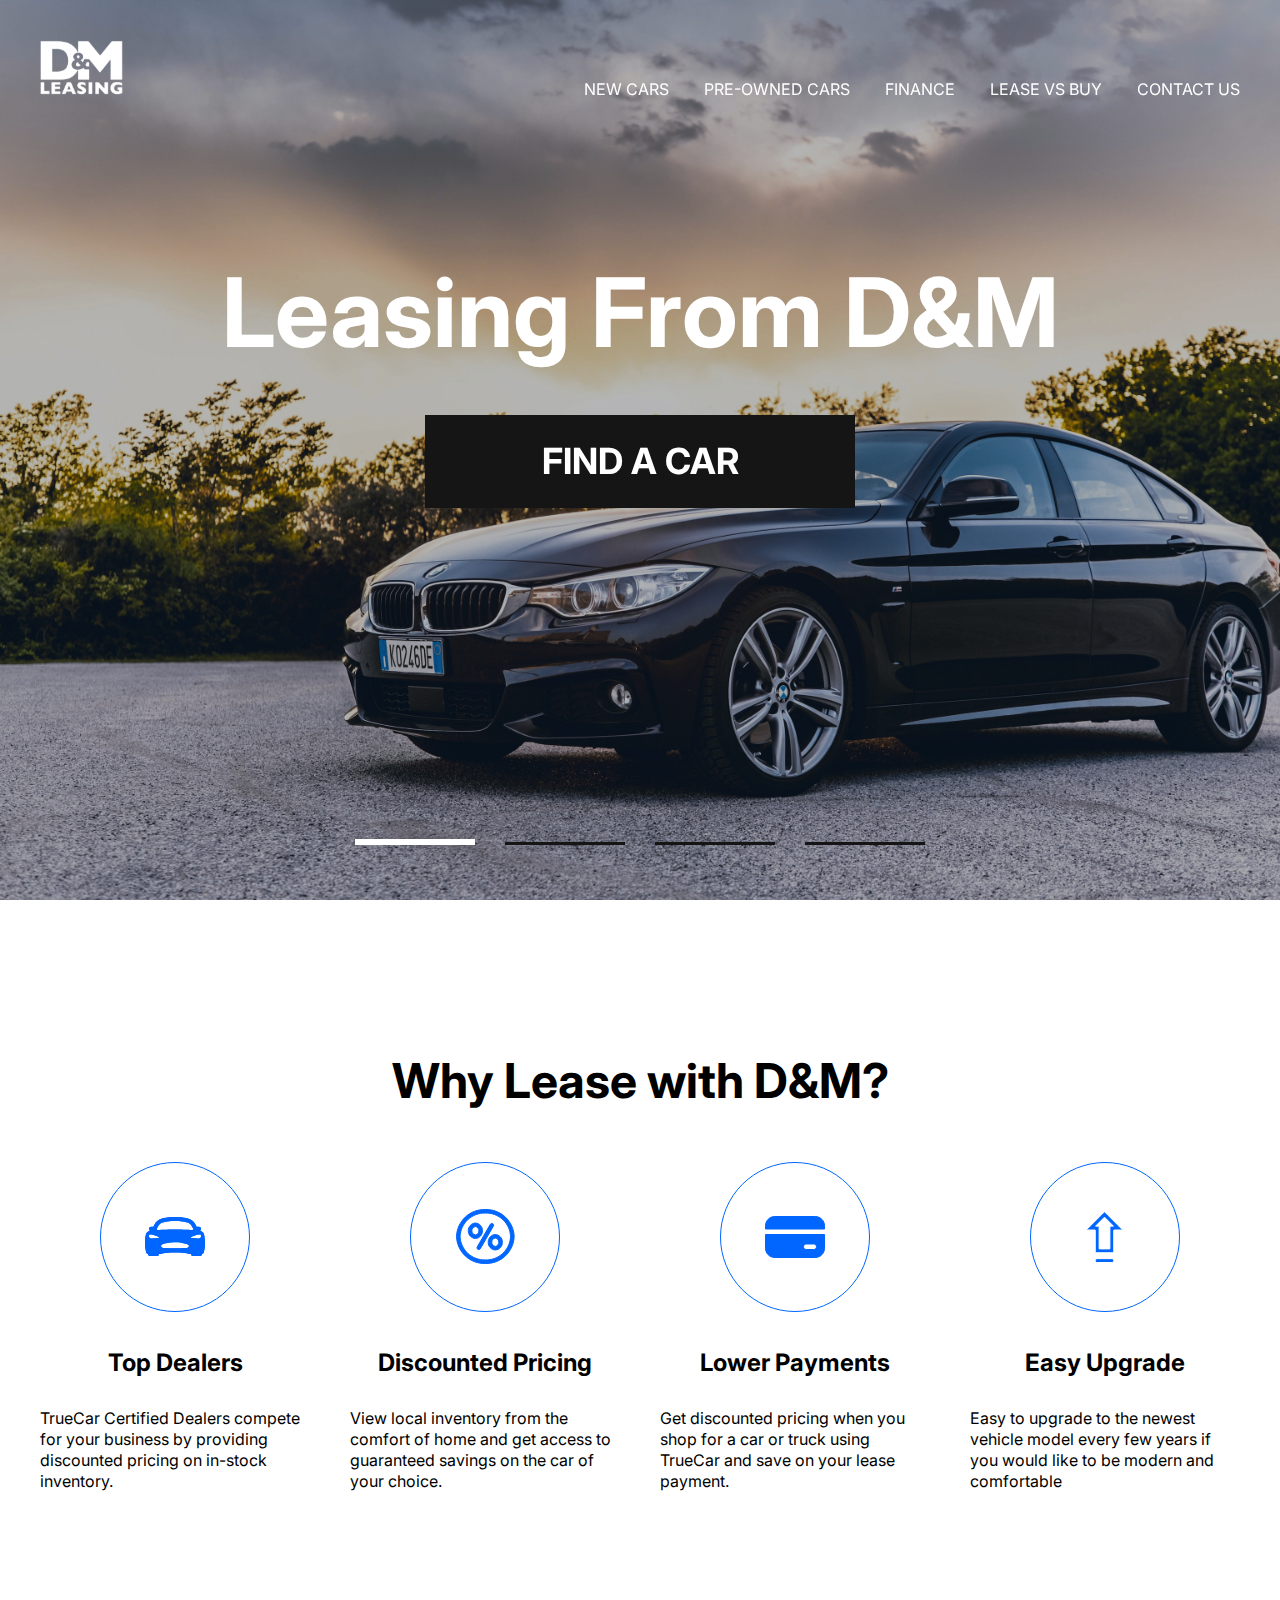
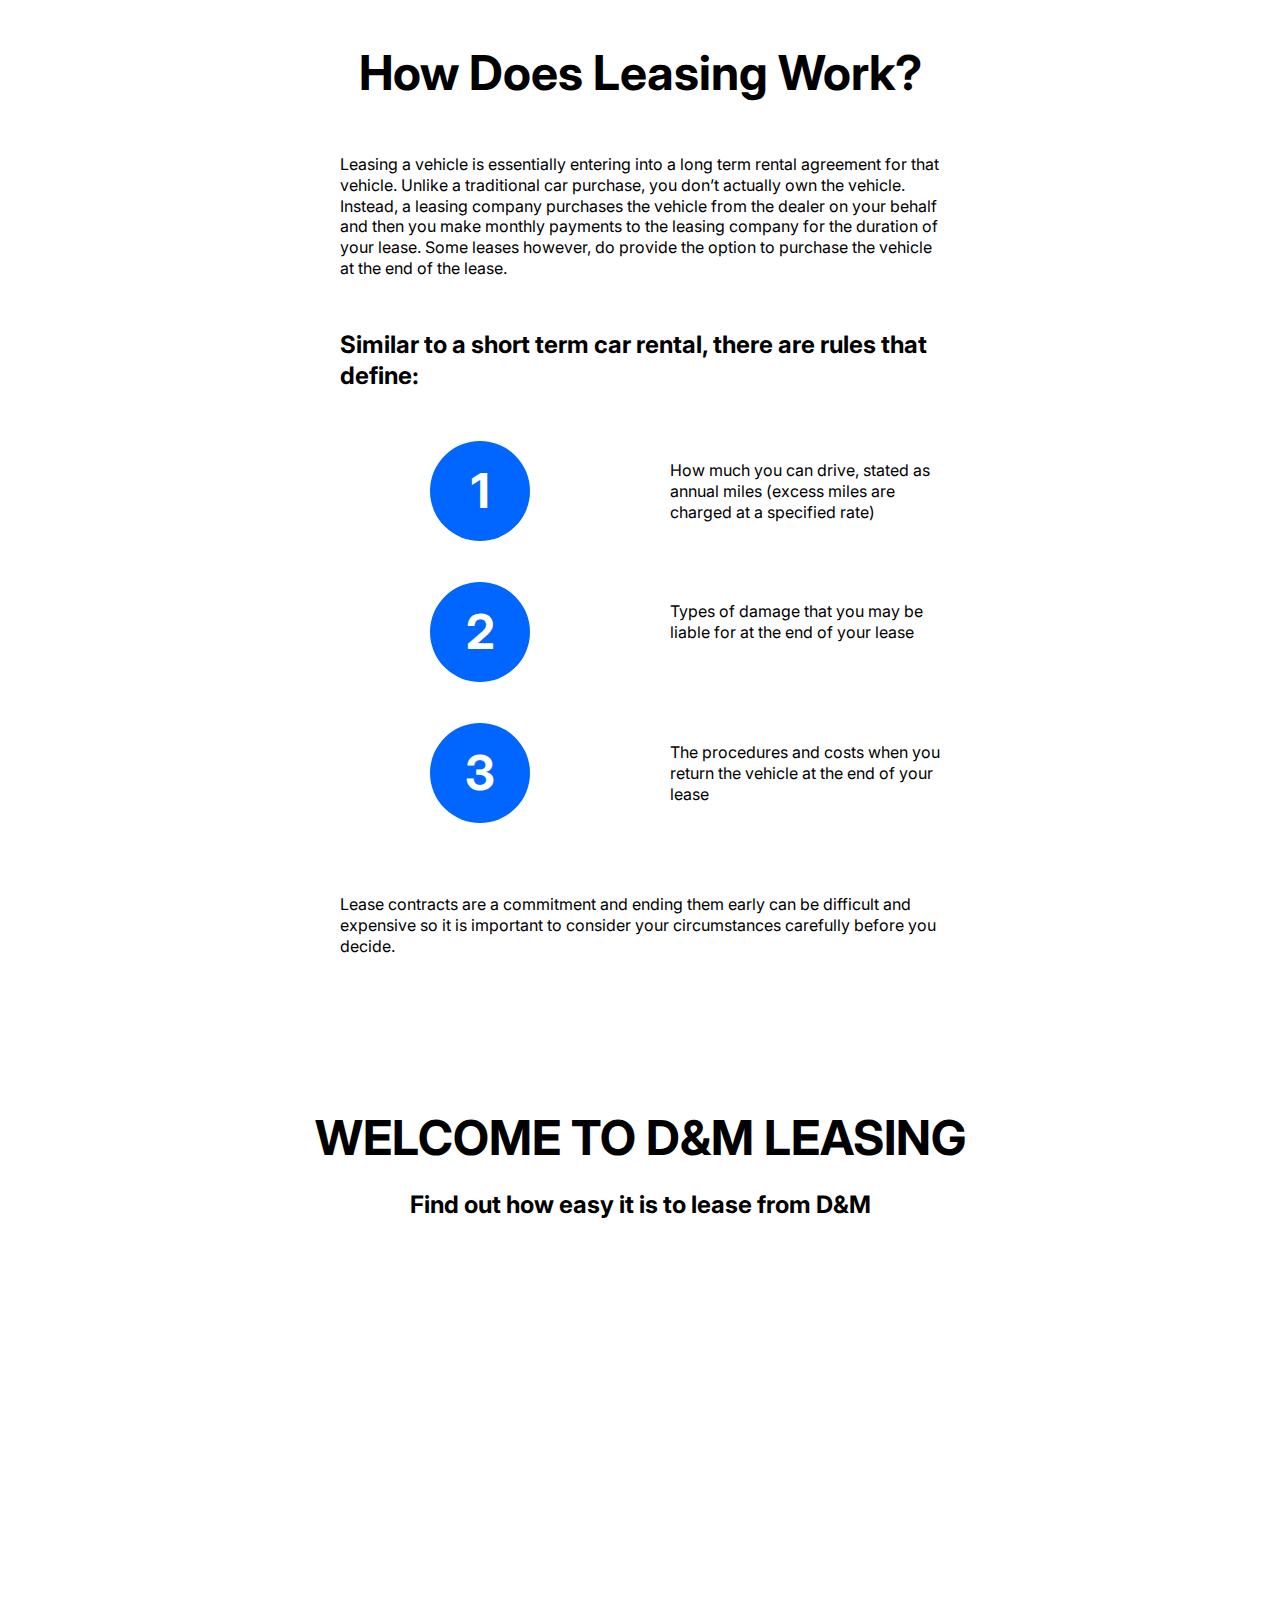
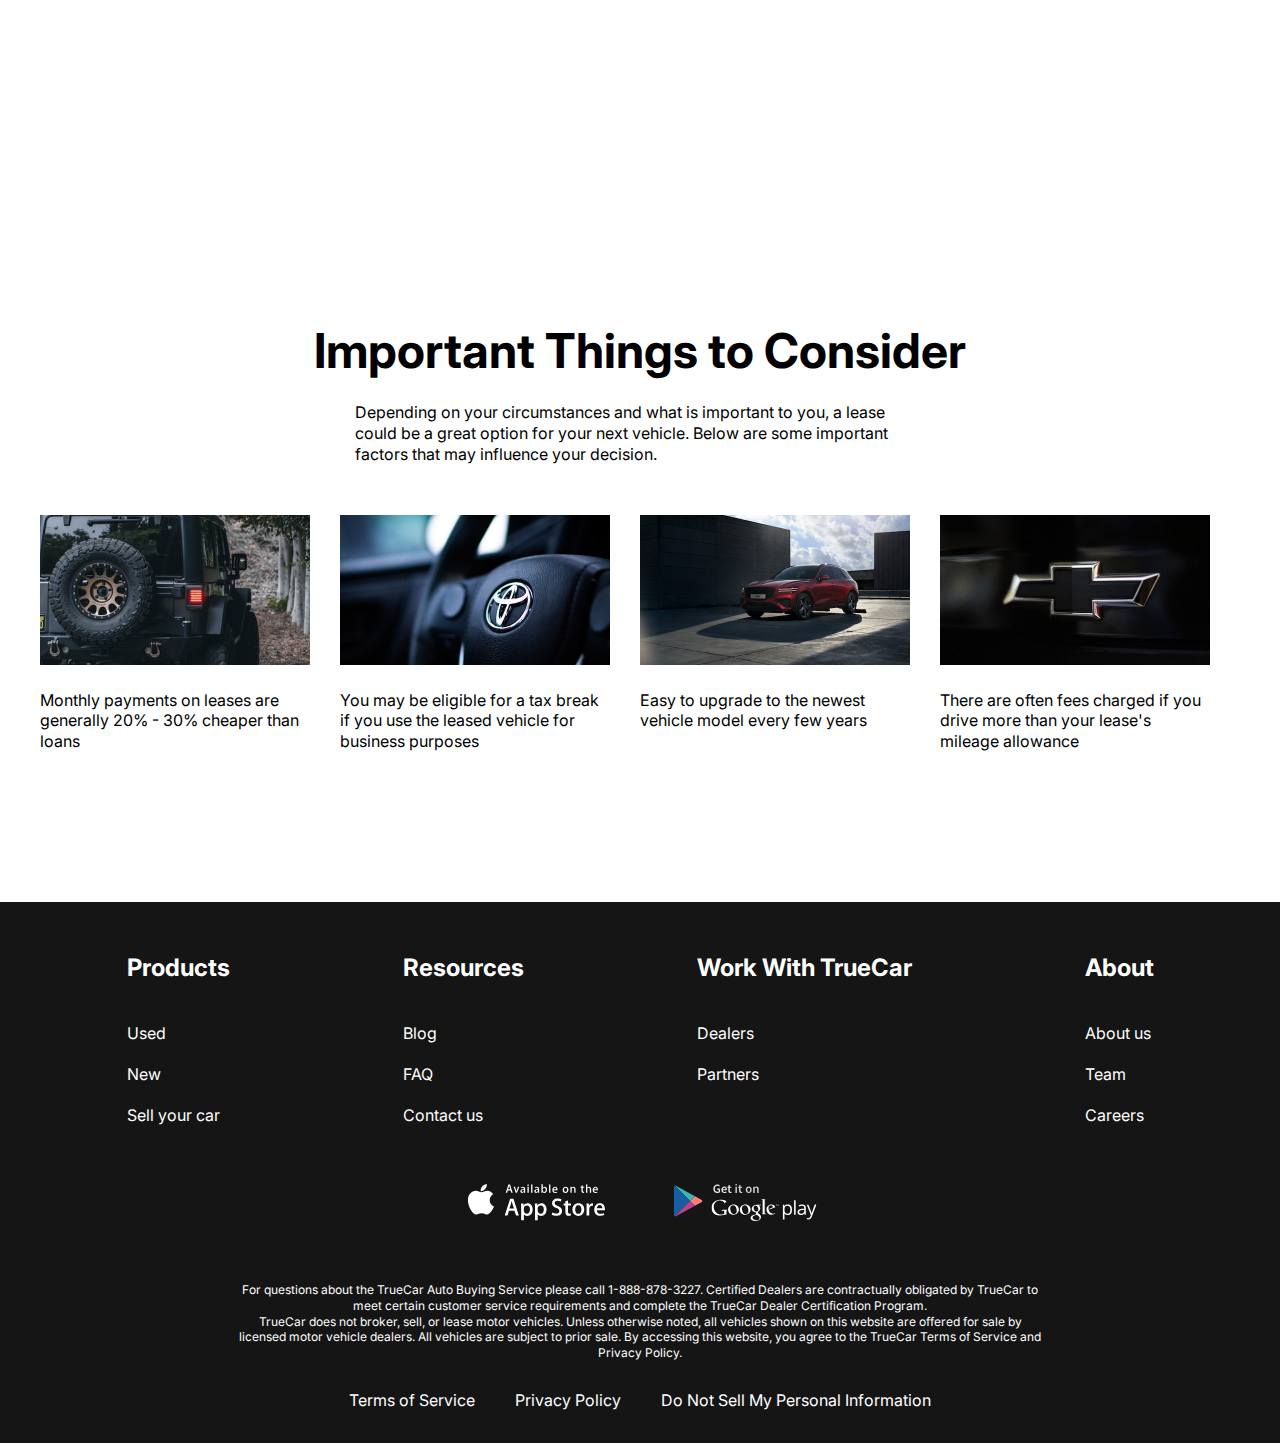
<file: index.html>
<!DOCTYPE html>
<html lang="en">
<head>
    <meta charset="UTF-8">
    <meta http-equiv="X-UA-Compatible" content="IE=edge">
    <meta name="viewport" content="width=device-width, initial-scale=1.0">
    <title>BMW | Auto</title>
    <link rel="preconnect" href="https://fonts.googleapis.com">
    <link rel="preconnect" href="https://fonts.gstatic.com" crossorigin>
    <link href="https://fonts.googleapis.com/css2?family=Anton&family=Inika&family=Inter:wght@400;700&family=Nunito+Sans:ital,wght@0,400;0,600;1,400&family=Open+Sans:wght@300&family=Yanone+Kaffeesatz&display=swap" rel="stylesheet">
    <link rel="stylesheet" href="./libs/swiper-bundle.min.css">
    <link rel="stylesheet" href="./index.css">
</head>
<body>
        <div class="wrapper">
            <header class="header header-main">
               <div class="container">
                <div class="header__line">
                    <a href="./index.html" class="logo">
                        <img class="logo__img" src="./svg/logo.svg" alt="logo">
                    </a>
                    <nav class="menu">
                        <button class="menu__btn">
                            <span></span>
                            <span></span>
                            <span></span>
                        </button>
                        <ul class="menu__list">
                            <li class="menu__list-item"><a href="./new-cars.html" class="menu__list-link">NEW CARS</a></li>
                            <li class="menu__list-item"><a href="#" class="menu__list-link">PRE-OWNED CARS</a></li>
                            <li class="menu__list-item"><a href="#" class="menu__list-link">FINANCE</a></li>
                            <li class="menu__list-item"><a href="#" class="menu__list-link">LEASE VS BUY</a></li>
                            <li class="menu__list-item"><a href="./contacts.html" class="menu__list-link">CONTACT US</a></li>
                        </ul>
                    </nav>
                </div>
               </div> 
            </header>
            <main class="main">
                <section class="top">
                    <div class="container">
                        <h1 class="title">
                            Leasing From D&M
                        </h1>
                        <a href="./new-cars.html" class="top__link">
                            FIND A CAR
                        </a>
                    </div>
                </section>
                <div class="slider">
                    <div class="swiper">
                        <div class="swiper-wrapper">
                          <div class="swiper-slide" style="background-image: url(./jpg/slide-1.jpg);"></div>
                          <div class="swiper-slide" style="background-image: url(./jpg/slide-2.jpg);"></div>
                          <div class="swiper-slide" style="background-image: url(./jpg/slide-1.jpg);"></div>
                          <div class="swiper-slide" style="background-image: url(./jpg/slide-2.jpg);"></div>
                        </div>
                        <div class="swiper-pagination"></div>
                      </div>
                </div>
                <section class="why-lease">
                     <div class="container">
                        <h2 class="section-title">
                            Why Lease with D&M?
                        </h2>
                        <ul class="why-lease__list">
                            <li class="why-lease__item">
                                <img class="why-lease__item-img" src="./svg/why-1.svg" alt="photo">
                                <h3 class="why-list__item-title">
                                    Top Dealers
                                </h3>
                                <p class="why-list__item-text">
                                    TrueCar Certified Dealers compete for your business by providing discounted pricing on in-stock inventory.
                                </p>    
                            </li>
                            <li class="why-lease__item">
                                <img class="why-lease__item-img" src="./svg/why-2.svg" alt="photo">
                                <h3 class="why-list__item-title">
                                    Discounted Pricing
                                </h3>
                                <p class="why-list__item-text">
                                    View local inventory from the comfort of home and get access to guaranteed savings on the car of your choice.
                                </p>    
                            </li>
                            <li class="why-lease__item">
                                <img class="why-lease__item-img" src="./svg/why-3.svg" alt="photo">
                                <h3 class="why-list__item-title">
                                    Lower Payments
                                </h3>
                                <p class="why-list__item-text">
                                    Get discounted pricing when you shop for a car or truck using TrueCar and save on your lease payment.
                                </p>    
                            </li>
                            <li class="why-lease__item">
                                <img class="why-lease__item-img" src="./svg/why-4.svg" alt="photo">
                                <h3 class="why-list__item-title">
                                    Easy Upgrade
                                </h3>
                                <p class="why-list__item-text">
                                    Easy to upgrade to the newest vehicle model every few years if you would like to be modern and comfortable
                                </p>    
                            </li>
                        </ul>
                     </div>     
                </section>
                <section class="how-does">
                    <div class="container">
                        <div class="how-does__inner">
                            <h2 class="section-title">
                                How Does Leasing Work?
                            </h2>
                            <p class="how-does__text">
                                Leasing a vehicle is essentially entering into a long term rental agreement for that vehicle. Unlike a traditional car purchase, you don’t actually own the vehicle. Instead, a leasing company purchases the vehicle from the dealer on your behalf and then you make monthly payments to the leasing company for the duration of your lease. Some leases however, do provide the option to purchase the vehicle at the end of the lease.
                            </p>
                            <h4 class="how-does__title">
                                Similar to a short term car rental, there are rules that define:
                            </h4>
                            <ol class="how-does__list">
                                <li class="how-does__item">How much you can drive, stated as annual miles (excess miles are charged at a specified rate)</li>
                                <li class="how-does__item">Types of damage that you may be liable for at the end of your lease</li>
                                <li class="how-does__item">The procedures and costs when you return the vehicle at the end of your lease</li>
                            </ol>
                            <p class="how-does__text">
                                Lease contracts are a commitment and ending them early can be difficult and expensive so it is important to consider your circumstances carefully before you decide.
                            </p>
                        </div>
                    </div>
                </section>
                <section class="video">
                    <div class="container">
                        <h2 class="section-title video__title">
                            WELCOME TO D&M LEASING
                        </h2>
                        <p class="video__text">
                            Find out how easy it is to lease from D&M
                        </p>
                        <iframe class="video__content" width="1000" height="500" src="https://www.youtube.com/embed/lq149gCzkvE?controls=0" title="YouTube video player" frameborder="0" allow="accelerometer; autoplay; clipboard-write; encrypted-media; gyroscope; picture-in-picture; web-share" allowfullscreen></iframe>
                    </div>
                </section>
                <section class="important">
                    <div class="container">
                        <h2 class="section-title important__title">
                            Important Things to Consider
                        </h2>
                        <p class="important__text">
                            Depending on your circumstances and what is important to you, a lease could be a great option for your next vehicle. Below are some important factors that may influence your decision.
                        </p>
                        <ul class="important__list">
                            <li class="important__item">
                                <img src="./jpg/important-1.jpg" alt="photo" class="important__item-img"> 
                                <p class="important__item-text">
                                    Monthly payments on leases are generally 20% - 30% cheaper than loans
                                </p>
                            </li>
                            <li class="important__item">
                                <img src="./jpg/important-2.jpg" alt="photo" class="important__item-img"> 
                                <p class="important__item-text">
                                    You may be eligible for a tax break if you use the leased vehicle for business purposes
                                </p>
                            </li>
                            <li class="important__item">
                                <img src="./jpg/important-3.jpg" alt="photo" class="important__item-img"> 
                                <p class="important__item-text">
                                    Easy to upgrade to the newest vehicle model every few years
                                </p>
                            </li>
                            <li class="important__item">
                                <img src="./jpg/important-4.jpg" alt="photo" class="important__item-img"> 
                                <p class="important__item-text">
                                    There are often fees charged if you drive more than your lease's mileage allowance
                                </p>
                            </li>
                        </ul>
                    </div>
                </section>
            </main>
            <footer class="footer">
                <div class="container">
                    <nav class="footer-menu">
                        <ul class="footer__menu-list">
                            <li class="footer__menu-item"><p class="footer__menu-title">Products</p></li>
                            <li class="footer__menu-item"><a href="#" class="footer__menu-link">Used</a></li>
                            <li class="footer__menu-item"><a href="#" class="footer__menu-link">New</a></li>
                            <li class="footer__menu-item"><a href="#" class="footer__menu-link">Sell your car</a></li>
                        </ul>
                        <ul class="footer__menu-list">
                            <li class="footer__menu-item"><p class="footer__menu-title">Resources</p></li>
                            <li class="footer__menu-item"><a href="#" class="footer__menu-link">Blog</a></li>
                            <li class="footer__menu-item"><a href="#" class="footer__menu-link">FAQ</a></li>
                            <li class="footer__menu-item"><a href="#" class="footer__menu-link">Contact us</a></li>
                        </ul>
                        <ul class="footer__menu-list">
                            <li class="footer__menu-item"><p class="footer__menu-title">Work With TrueCar</p></li>
                            <li class="footer__menu-item"><a href="#" class="footer__menu-link">Dealers</a></li>
                            <li class="footer__menu-item"><a href="#" class="footer__menu-link">Partners</a></li>
                        </ul>
                        <ul class="footer__menu-list">
                            <li class="footer__menu-item"><p class="footer__menu-title">About</p></li>
                            <li class="footer__menu-item"><a href="#" class="footer__menu-link">About us</a></li>
                            <li class="footer__menu-item"><a href="#" class="footer__menu-link">Team</a></li>
                            <li class="footer__menu-item"><a href="#" class="footer__menu-link">Careers</a></li>
                        </ul>
                    </nav>
                    <ul class="app">
                        <li class="app__item">
                            <a href="#" class="app__item-link">
                                <img src="./svg/apple_footer.svg" alt="app" class="app__item-img">
                            </a>
                        </li>
                        <li class="app__item">
                            <a href="#" class="app__item-link">
                                <img src="./svg/playMarket.svg" alt="app" class="app__item-img">
                            </a>
                        </li>
                    </ul>
                    <div class="footer__copy">
                        <p class="footer__copy-text">
                            For questions about the TrueCar Auto Buying Service please call 1-888-878-3227.
                            Certified Dealers are contractually obligated by TrueCar to meet certain customer service requirements and complete the TrueCar Dealer Certification Program.
                        </p>
                        <p class="footer__copy-text">
                            TrueCar does not broker, sell, or lease motor vehicles. Unless otherwise noted, all vehicles shown on this website are offered for sale by licensed motor vehicle dealers. All vehicles are subject to prior sale. By accessing this website, you agree to the TrueCar Terms of Service and Privacy Policy.
                        </p>
                    </div>
                    <nav class="copy__nav">
                        <ul class="copy__nav-list">
                            <li class="copy__nav-item"><a href="#" class="copy__nav-link">Terms of Service</a></li>
                            <li class="copy__nav-item"><a href="#" class="copy__nav-link">Privacy Policy</a></li>
                            <li class="copy__nav-item"><a href="#" class="copy__nav-link">Do Not Sell My Personal Information</a></li>
                        </ul>
                    </nav>
                </div>
            </footer>
        </div>
        <script src="./libs/swiper-bundle.min.js"></script>
        <script src="./slider.js"></script>
        <script src="./index.js"></script>
</body>
</html>
</file>
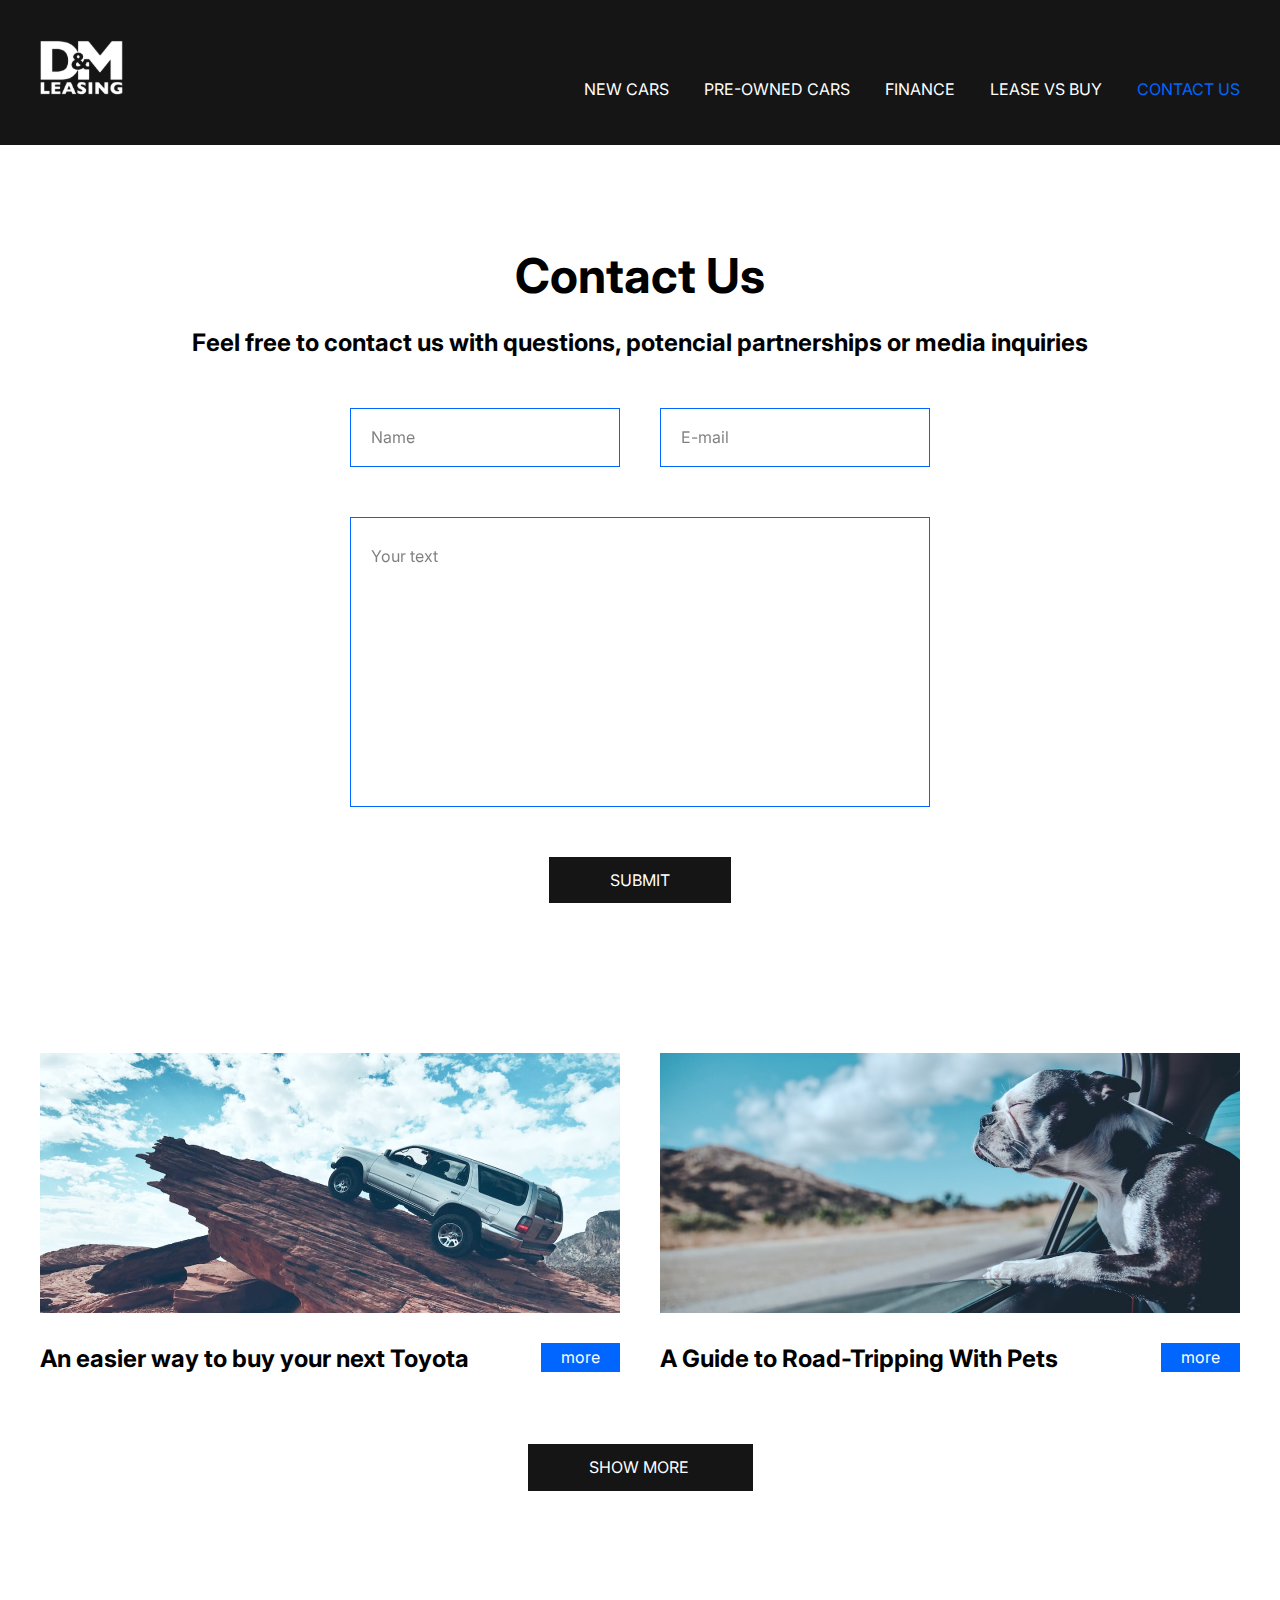
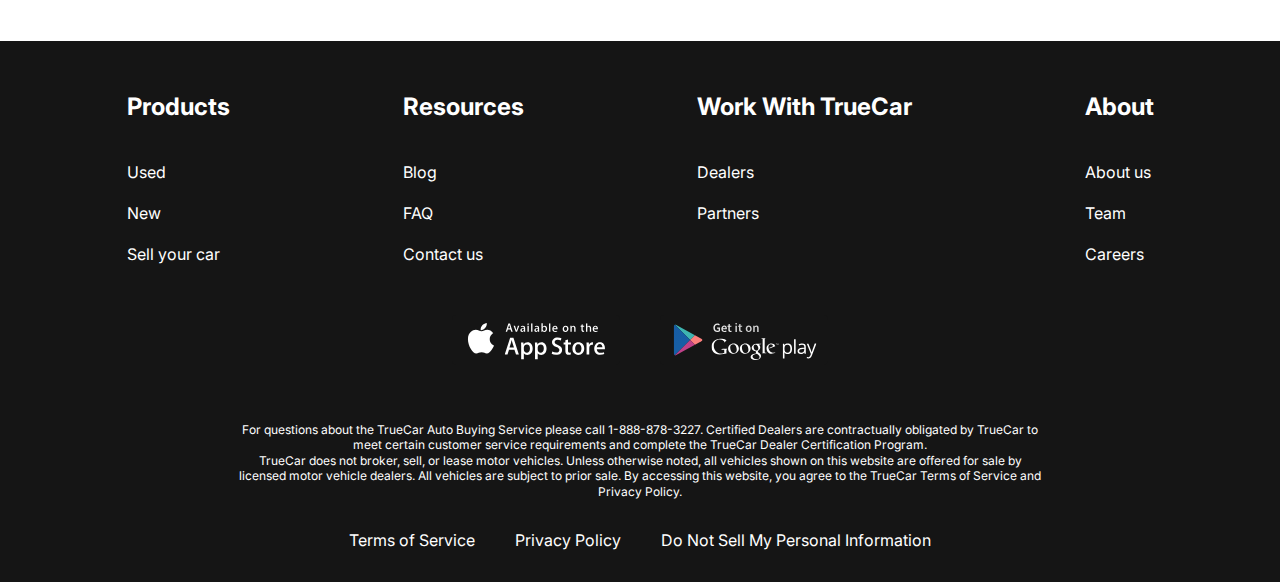
<file: contacts.html>
<!DOCTYPE html>
<html lang="en">
<head>
    <meta charset="UTF-8">
    <meta http-equiv="X-UA-Compatible" content="IE=edge">
    <meta name="viewport" content="width=device-width, initial-scale=1.0">
    <title>BMW | Auto</title>
    <link rel="preconnect" href="https://fonts.googleapis.com">
    <link rel="preconnect" href="https://fonts.gstatic.com" crossorigin>
    <link href="https://fonts.googleapis.com/css2?family=Anton&family=Inika&family=Inter:wght@400;700&family=Nunito+Sans:ital,wght@0,400;0,600;1,400&family=Open+Sans:wght@300&family=Yanone+Kaffeesatz&display=swap" rel="stylesheet">
    <link rel="stylesheet" href="./index.css">
</head>
<body>
        <div class="wrapper">
            <header class="header">
               <div class="container">
                <div class="header__line">
                    <a href="./index.html" class="logo">
                        <img class="logo__img" src="./svg/logo.svg" alt="logo">
                    </a>
                    <nav class="menu">
                        <button class="menu__btn">
                            <span></span>
                            <span></span>
                            <span></span>
                        </button>
                        <ul class="menu__list">
                            <li class="menu__list-item"><a href="./new-cars.html" class="menu__list-link">NEW CARS</a></li>
                            <li class="menu__list-item"><a href="#" class="menu__list-link">PRE-OWNED CARS</a></li>
                            <li class="menu__list-item"><a href="#" class="menu__list-link">FINANCE</a></li>
                            <li class="menu__list-item"><a href="#" class="menu__list-link">LEASE VS BUY</a></li>
                            <li class="menu__list-item"><a href="#" class="menu__list-link menu__list-link--active">CONTACT US</a></li>
                        </ul>
                    </nav>
                </div>
               </div> 
            </header>
            <main class="main">
                <section class="contacts">
                    <div class="container">
                        <h2 class="section-title contacts__title">
                            Contact Us
                        </h2>
                        <p class="contacts__text">
                            Feel free to contact us with questions, potencial partnerships or media inquiries
                        </p>
                        <form action="#" class="form">
                            <input type="text" class="form__input" placeholder="Name">
                            <input type="email" class="form__input" placeholder="E-mail">
                            <textarea class="form__textarea" required placeholder="Your text"></textarea>
                            <button class="form__btn" type="submit">SUBMIT</button>
                        </form>
                    </div>
                </section>
                <section class="blog">
                    <div class="container">
                        <div class="blog__items">
                            <div class="blog__item">
                                <img src="./jpg/blog-1.jpg" alt="photo" class="blog__item-img">
                                <h4 class="blog__item-title">An easier way to buy your next Toyota</h4>
                                <a href="##" class="blog__item-link">more</a>
                            </div>
                            <div class="blog__item">
                                <img src="./jpg/blog-2.jpg" alt="photo" class="blog__item-img">
                                <h4 class="blog__item-title">A Guide to Road-Tripping With Pets</h4>
                                <a href="##" class="blog__item-link">more</a>
                            </div>
                        </div>
                        <a class="showmore-link">SHOW MORE</a>
                    </div>
                </section>
            </main>
            <footer class="footer">
                <div class="container">
                    <nav class="footer-menu">
                        <ul class="footer__menu-list">
                            <li class="footer__menu-item"><p class="footer__menu-title">Products</p></li>
                            <li class="footer__menu-item"><a href="#" class="footer__menu-link">Used</a></li>
                            <li class="footer__menu-item"><a href="#" class="footer__menu-link">New</a></li>
                            <li class="footer__menu-item"><a href="#" class="footer__menu-link">Sell your car</a></li>
                        </ul>
                        <ul class="footer__menu-list">
                            <li class="footer__menu-item"><p class="footer__menu-title">Resources</p></li>
                            <li class="footer__menu-item"><a href="#" class="footer__menu-link">Blog</a></li>
                            <li class="footer__menu-item"><a href="#" class="footer__menu-link">FAQ</a></li>
                            <li class="footer__menu-item"><a href="#" class="footer__menu-link">Contact us</a></li>
                        </ul>
                        <ul class="footer__menu-list">
                            <li class="footer__menu-item"><p class="footer__menu-title">Work With TrueCar</p></li>
                            <li class="footer__menu-item"><a href="#" class="footer__menu-link">Dealers</a></li>
                            <li class="footer__menu-item"><a href="#" class="footer__menu-link">Partners</a></li>
                        </ul>
                        <ul class="footer__menu-list">
                            <li class="footer__menu-item"><p class="footer__menu-title">About</p></li>
                            <li class="footer__menu-item"><a href="#" class="footer__menu-link">About us</a></li>
                            <li class="footer__menu-item"><a href="#" class="footer__menu-link">Team</a></li>
                            <li class="footer__menu-item"><a href="#" class="footer__menu-link">Careers</a></li>
                        </ul>
                    </nav>
                    <ul class="app">
                        <li class="app__item">
                            <a href="#" class="app__item-link">
                                <img src="./svg/apple_footer.svg" alt="app" class="app__item-img">
                            </a>
                        </li>
                        <li class="app__item">
                            <a href="#" class="app__item-link">
                                <img src="./svg/playMarket.svg" alt="app" class="app__item-img">
                            </a>
                        </li>
                    </ul>
                    <div class="footer__copy">
                        <p class="footer__copy-text">
                            For questions about the TrueCar Auto Buying Service please call 1-888-878-3227.
                            Certified Dealers are contractually obligated by TrueCar to meet certain customer service requirements and complete the TrueCar Dealer Certification Program.
                        </p>
                        <p class="footer__copy-text">
                            TrueCar does not broker, sell, or lease motor vehicles. Unless otherwise noted, all vehicles shown on this website are offered for sale by licensed motor vehicle dealers. All vehicles are subject to prior sale. By accessing this website, you agree to the TrueCar Terms of Service and Privacy Policy.
                        </p>
                    </div>
                    <nav class="copy__nav">
                        <ul class="copy__nav-list">
                            <li class="copy__nav-item"><a href="#" class="copy__nav-link">Terms of Service</a></li>
                            <li class="copy__nav-item"><a href="#" class="copy__nav-link">Privacy Policy</a></li>
                            <li class="copy__nav-item"><a href="#" class="copy__nav-link">Do Not Sell My Personal Information</a></li>
                        </ul>
                    </nav>
                </div>
            </footer>
        </div>
        <script src="./index.js"></script>
</body>
</html>
</file>
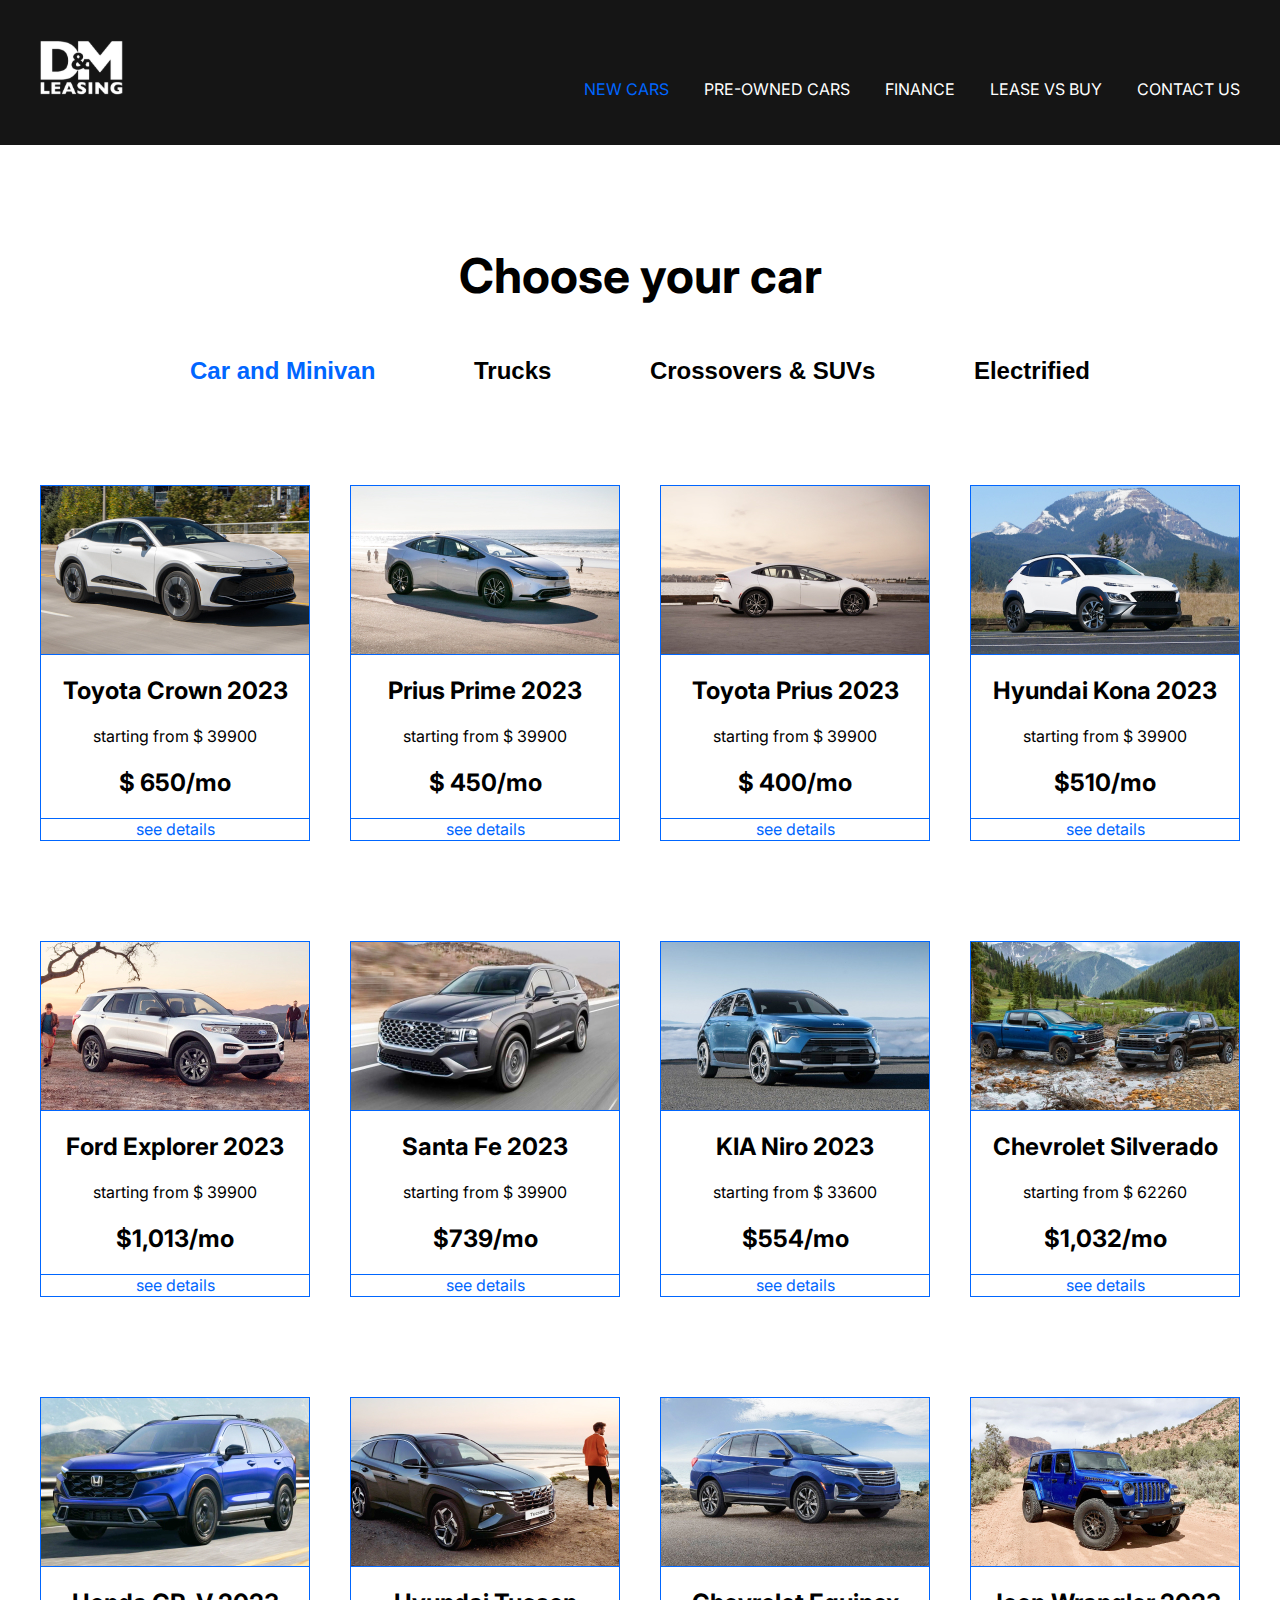
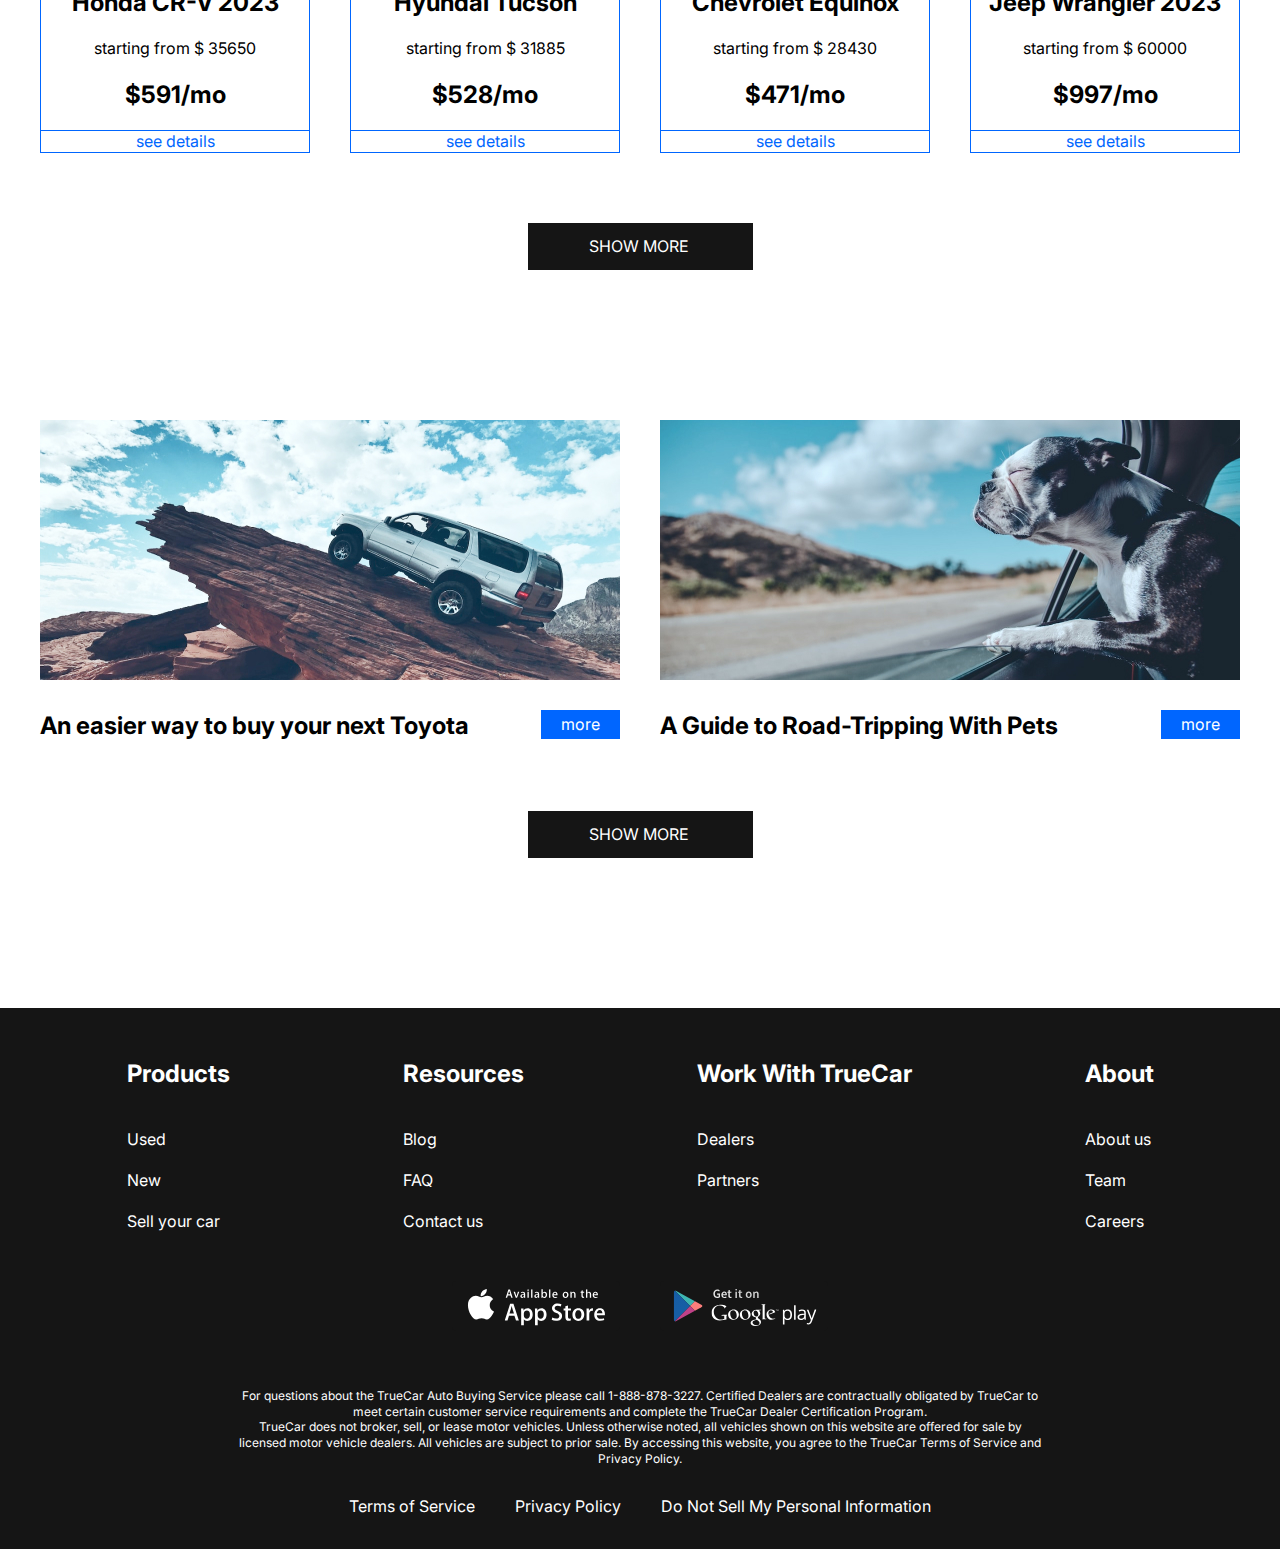
<file: new-cars.html>
<!DOCTYPE html>
<html lang="en">
<head>
    <meta charset="UTF-8">
    <meta http-equiv="X-UA-Compatible" content="IE=edge">
    <meta name="viewport" content="width=device-width, initial-scale=1.0">
    <title>BMW | Auto</title>
    <link rel="preconnect" href="https://fonts.googleapis.com">
    <link rel="preconnect" href="https://fonts.gstatic.com" crossorigin>
    <link href="https://fonts.googleapis.com/css2?family=Anton&family=Inika&family=Inter:wght@400;700&family=Nunito+Sans:ital,wght@0,400;0,600;1,400&family=Open+Sans:wght@300&family=Yanone+Kaffeesatz&display=swap" rel="stylesheet">
    <link rel="stylesheet" href="./index.css">
</head>
<body>
        <div class="wrapper">
            <header class="header">
               <div class="container">
                <div class="header__line">
                    <a href="./index.html" class="logo">
                        <img class="logo__img" src="./svg/logo.svg" alt="logo">
                    </a>
                    <nav class="menu">
                        <button class="menu__btn">
                            <span></span>
                            <span></span>
                            <span></span>
                        </button>
                        <ul class="menu__list">
                            <li class="menu__list-item"><a href="./new-cars.html" class="menu__list-link menu__list-link--active">NEW CARS</a></li>
                            <li class="menu__list-item"><a href="#" class="menu__list-link">PRE-OWNED CARS</a></li>
                            <li class="menu__list-item"><a href="#" class="menu__list-link">FINANCE</a></li>
                            <li class="menu__list-item"><a href="#" class="menu__list-link">LEASE VS BUY</a></li>
                            <li class="menu__list-item"><a href="./contacts.html" class="menu__list-link">CONTACT US</a></li>
                        </ul>
                    </nav>
                </div>
               </div> 
            </header>
            <main class="main">
                <section class="choose">
                     <div class="container">
                        <h2 class="section-title">
                            Choose your car
                        </h2>
                        <div class="tabs">
                            <div class="tabs__btn">
                                <button class="tabs__btn-item tabs__btn-item--active" data-tabs="car_minivan">Car and Minivan</button>
                                <button class="tabs__btn-item" data-tabs="trucks">Trucks</button>
                                <button class="tabs__btn-item" data-tabs="crossovers">Crossovers & SUVs</button>
                                <button class="tabs__btn-item" data-tabs="electrified">Electrified</button>
                            </div>
                            <div class="tabs__content">
                                <div class="tabs__content-item tabs__content-item--active" id="car_minivan">
                                    <div class="card">
                                        <img class="card-img" src="./jpg/new_car-1.jpg" alt="photo">
                                    <div class="card__content">
                                        <h2 class="card__title">Toyota Crown 2023</h2>
                                        <p class="card__text">starting from $ 39900</p>
                                        <p class="card__price">$ 650/mo</p>
                                    </div>
                                        <a href="#" class="card__link">see details</a>
                                    </div>
                                    <div class="card">
                                        <img class="card-img" src="./jpg/new_car-2.jpg" alt="photo">
                                    <div class="card__content">
                                        <h2 class="card__title">Prius Prime 2023</h2>
                                        <p class="card__text">starting from $ 39900</p>
                                        <p class="card__price">$ 450/mo</p>
                                    </div>
                                        <a href="#" class="card__link">see details</a>
                                    </div>
                                    <div class="card">
                                        <img class="card-img" src="./jpg/new_car-3.jpg" alt="photo">
                                   <div class="card__content">
                                        <h2 class="card__title">Toyota Prius 2023</h2>
                                        <p class="card__text">starting from $ 39900</p>
                                        <p class="card__price">$ 400/mo</p>
                                    </div>
                                        <a href="#" class="card__link">see details</a>
                                    </div>
                                    <div class="card">
                                        <img class="card-img" src="./jpg/new_car-4.jpg" alt="photo">
                                    <div class="card__content">    
                                        <h2 class="card__title">Hyundai Kona 2023</h2>
                                        <p class="card__text">starting from $ 39900</p>
                                        <p class="card__price">$510/mo</p>
                                    </div>
                                        <a href="#" class="card__link">see details</a>
                                    </div>    
                                    <div class="card">
                                        <img class="card-img" src="./jpg/new_car-5.jpg" alt="photo">
                                    <div class="card__content">
                                        <h2 class="card__title">Ford Explorer 2023</h2>
                                        <p class="card__text">starting from $ 39900</p>
                                        <p class="card__price">$1,013/mo</p>
                                    </div>
                                        <a href="#" class="card__link">see details</a>
                                    </div>
                                    <div class="card">
                                        <img class="card-img" src="./jpg/new_car-6.jpg" alt="photo">
                                    <div class="card__content">
                                        <h2 class="card__title">Santa  Fe 2023</h2>
                                        <p class="card__text">starting from $ 39900</p>
                                        <p class="card__price">$739/mo</p>
                                    </div>
                                        <a href="#" class="card__link">see details</a>
                                    </div>
                                    <div class="card">
                                        <img class="card-img" src="./jpg/new_car-7.jpg" alt="photo">
                                    <div class="card__content">
                                        <h2 class="card__title">KIA Niro 2023</h2>
                                        <p class="card__text">starting from $ 33600</p>
                                        <p class="card__price">$554/mo</p>
                                    </div>
                                        <a href="#" class="card__link">see details</a>
                                    </div>
                                    <div class="card">
                                        <img class="card-img" src="./jpg/new_car-8.jpg" alt="photo">
                                    <div class="card__content">
                                        <h2 class="card__title">Chevrolet Silverado</h2>
                                        <p class="card__text">starting from $ 62260</p>
                                        <p class="card__price">$1,032/mo</p>
                                    </div>
                                        <a href="#" class="card__link">see details</a>
                                    </div>
                                    <div class="card">
                                        <img class="card-img" src="./jpg/new_car-9.jpg" alt="photo">
                                    <div class="card__content">
                                        <h2 class="card__title">Honda CR-V 2023</h2>
                                        <p class="card__text">starting from $ 35650</p>
                                        <p class="card__price">$591/mo</p>
                                    </div>
                                        <a href="#" class="card__link">see details</a>
                                    </div>
                                    <div class="card">
                                        <img class="card-img" src="./jpg/new_car-10.jpg" alt="photo">
                                    <div class="card__content">
                                        <h2 class="card__title">Hyundai Tucson</h2>
                                        <p class="card__text">starting from $ 31885</p>
                                        <p class="card__price">$528/mo</p>
                                    </div>
                                        <a href="#" class="card__link">see details</a>
                                    </div>
                                    <div class="card">
                                        <img class="card-img" src="./jpg/new_car-11.jpg" alt="photo">
                                    <div class="card__content">
                                        <h2 class="card__title">Chevrolet Equinox </h2>
                                        <p class="card__text">starting from $ 28430</p>
                                        <p class="card__price">$471/mo</p>
                                    </div>
                                        <a href="#" class="card__link">see details</a>
                                    </div>
                                    <div class="card">
                                        <img class="card-img" src="./jpg/new_car-12.jpg" alt="photo">
                                    <div class="card__content">
                                        <h2 class="card__title">Jeep Wrangler 2023</h2>
                                        <p class="card__text">starting from $ 60000</p>
                                        <p class="card__price">$997/mo</p>
                                    </div>
                                        <a href="#" class="card__link">see details</a>
                                    </div>
                                </div>
                                <div class="tabs__content-item" id="trucks">
                                    <div class="card">
                                        <img class="card-img" src="./jpg/new_car-12.jpg" alt="photo">
                                    <div class="card__content">
                                        <h2 class="card__title">Jeep Wrangler 2023</h2>
                                        <p class="card__text">starting from $ 60000</p>
                                        <p class="card__price">$997/mo</p>
                                    </div>
                                        <a href="#" class="card__link">see details</a>
                                    </div>
                                    <div class="card">
                                        <img class="card-img" src="./jpg/new_car-8.jpg" alt="photo">
                                    <div class="card__content">
                                        <h2 class="card__title">Chevrolet Silverado</h2>
                                        <p class="card__text">starting from $ 62260</p>
                                        <p class="card__price">$1,032/mo</p>
                                    </div>
                                        <a href="#" class="card__link">see details</a>
                                    </div>
                                </div>
                                <div class="tabs__content-item" id="crossovers">
                                    <div class="card">
                                        <img class="card-img" src="./jpg/new_car-4.jpg" alt="photo">
                                    <div class="card__content">    
                                        <h2 class="card__title">Hyundai Kona 2023</h2>
                                        <p class="card__text">starting from $ 39900</p>
                                        <p class="card__price">$510/mo</p>
                                    </div>
                                        <a href="#" class="card__link">see details</a>
                                    </div>    
                                    <div class="card">
                                        <img class="card-img" src="./jpg/new_car-5.jpg" alt="photo">
                                    <div class="card__content">
                                        <h2 class="card__title">Ford Explorer 2023</h2>
                                        <p class="card__text">starting from $ 39900</p>
                                        <p class="card__price">$1,013/mo</p>
                                    </div>
                                        <a href="#" class="card__link">see details</a>
                                    </div>
                                    <div class="card">
                                        <img class="card-img" src="./jpg/new_car-6.jpg" alt="photo">
                                    <div class="card__content">
                                        <h2 class="card__title">Santa  Fe 2023</h2>
                                        <p class="card__text">starting from $ 39900</p>
                                        <p class="card__price">$739/mo</p>
                                    </div>
                                        <a href="#" class="card__link">see details</a>
                                    </div>
                                    <div class="card">
                                        <img class="card-img" src="./jpg/new_car-7.jpg" alt="photo">
                                    <div class="card__content">
                                        <h2 class="card__title">KIA Niro 2023</h2>
                                        <p class="card__text">starting from $ 33600</p>
                                        <p class="card__price">$554/mo</p>
                                    </div>
                                        <a href="#" class="card__link">see details</a>
                                    </div>
                                    <div class="card">
                                        <img class="card-img" src="./jpg/new_car-8.jpg" alt="photo">
                                    <div class="card__content">
                                        <h2 class="card__title">Chevrolet Silverado</h2>
                                        <p class="card__text">starting from $ 62260</p>
                                        <p class="card__price">$1,032/mo</p>
                                    </div>
                                        <a href="#" class="card__link">see details</a>
                                    </div>
                                    <div class="card">
                                        <img class="card-img" src="./jpg/new_car-9.jpg" alt="photo">
                                    <div class="card__content">
                                        <h2 class="card__title">Honda CR-V 2023</h2>
                                        <p class="card__text">starting from $ 35650</p>
                                        <p class="card__price">$591/mo</p>
                                    </div>
                                        <a href="#" class="card__link">see details</a>
                                    </div>
                                    <div class="card">
                                        <img class="card-img" src="./jpg/new_car-10.jpg" alt="photo">
                                    <div class="card__content">
                                        <h2 class="card__title">Hyundai Tucson</h2>
                                        <p class="card__text">starting from $ 31885</p>
                                        <p class="card__price">$528/mo</p>
                                    </div>
                                        <a href="#" class="card__link">see details</a>
                                    </div>
                                    <div class="card">
                                        <img class="card-img" src="./jpg/new_car-11.jpg" alt="photo">
                                    <div class="card__content">
                                        <h2 class="card__title">Chevrolet Equinox </h2>
                                        <p class="card__text">starting from $ 28430</p>
                                        <p class="card__price">$471/mo</p>
                                    </div>
                                        <a href="#" class="card__link">see details</a>
                                    </div>
                                    <div class="card">
                                        <img class="card-img" src="./jpg/new_car-12.jpg" alt="photo">
                                    <div class="card__content">
                                        <h2 class="card__title">Jeep Wrangler 2023</h2>
                                        <p class="card__text">starting from $ 60000</p>
                                        <p class="card__price">$997/mo</p>
                                    </div>
                                        <a href="#" class="card__link">see details</a>
                                    </div>
                                </div>
                                </div>
                                <div class="tabs__content-item" id="electrified">
                                    <div class="card">
                                        <img class="card-img" src="./jpg/new_car-1.jpg" alt="photo">
                                    <div class="card__content">
                                        <h2 class="card__title">Toyota Crown 2023</h2>
                                        <p class="card__text">starting from $ 39900</p>
                                        <p class="card__price">$ 650/mo</p>
                                    </div>
                                        <a href="#" class="card__link">see details</a>
                                    </div>
                                    <div class="card">
                                        <img class="card-img" src="./jpg/new_car-2.jpg" alt="photo">
                                    <div class="card__content">
                                        <h2 class="card__title">Prius Prime 2023</h2>
                                        <p class="card__text">starting from $ 39900</p>
                                        <p class="card__price">$ 450/mo</p>
                                    </div>
                                        <a href="#" class="card__link">see details</a>
                                    </div>
                                    <div class="card">
                                        <img class="card-img" src="./jpg/new_car-3.jpg" alt="photo">
                                   <div class="card__content">
                                        <h2 class="card__title">Toyota Prius 2023</h2>
                                        <p class="card__text">starting from $ 39900</p>
                                        <p class="card__price">$ 400/mo</p>
                                    </div>
                                        <a href="#" class="card__link">see detailssee details</a>
                                    </div>
                                </div>
                                </div>
                        </div>
                        <a class="showmore-link">SHOW MORE</a>
                     </div>
                </section>
                <section class="blog">
                    <div class="container">
                        <div class="blog__items">
                            <div class="blog__item">
                                <img src="./jpg/blog-1.jpg" alt="photo" class="blog__item-img">
                                <h4 class="blog__item-title">An easier way to buy your next Toyota</h4>
                                <a href="##" class="blog__item-link">more</a>
                            </div>
                            <div class="blog__item">
                                <img src="./jpg/blog-2.jpg" alt="photo" class="blog__item-img">
                                <h4 class="blog__item-title">A Guide to Road-Tripping With Pets</h4>
                                <a href="##" class="blog__item-link">more</a>
                            </div>
                        </div>
                        <a class="showmore-link">SHOW MORE</a>
                    </div>
                </section>
            </main>
            <footer class="footer">
                <div class="container">
                    <nav class="footer-menu">
                        <ul class="footer__menu-list">
                            <li class="footer__menu-item"><p class="footer__menu-title">Products</p></li>
                            <li class="footer__menu-item"><a href="#" class="footer__menu-link">Used</a></li>
                            <li class="footer__menu-item"><a href="#" class="footer__menu-link">New</a></li>
                            <li class="footer__menu-item"><a href="#" class="footer__menu-link">Sell your car</a></li>
                        </ul>
                        <ul class="footer__menu-list">
                            <li class="footer__menu-item"><p class="footer__menu-title">Resources</p></li>
                            <li class="footer__menu-item"><a href="#" class="footer__menu-link">Blog</a></li>
                            <li class="footer__menu-item"><a href="#" class="footer__menu-link">FAQ</a></li>
                            <li class="footer__menu-item"><a href="#" class="footer__menu-link">Contact us</a></li>
                        </ul>
                        <ul class="footer__menu-list">
                            <li class="footer__menu-item"><p class="footer__menu-title">Work With TrueCar</p></li>
                            <li class="footer__menu-item"><a href="#" class="footer__menu-link">Dealers</a></li>
                            <li class="footer__menu-item"><a href="#" class="footer__menu-link">Partners</a></li>
                        </ul>
                        <ul class="footer__menu-list">
                            <li class="footer__menu-item"><p class="footer__menu-title">About</p></li>
                            <li class="footer__menu-item"><a href="#" class="footer__menu-link">About us</a></li>
                            <li class="footer__menu-item"><a href="#" class="footer__menu-link">Team</a></li>
                            <li class="footer__menu-item"><a href="#" class="footer__menu-link">Careers</a></li>
                        </ul>
                    </nav>
                    <ul class="app">
                        <li class="app__item">
                            <a href="#" class="app__item-link">
                                <img src="./svg/apple_footer.svg" alt="app" class="app__item-img">
                            </a>
                        </li>
                        <li class="app__item">
                            <a href="#" class="app__item-link">
                                <img src="./svg/playMarket.svg" alt="app" class="app__item-img">
                            </a>
                        </li>
                    </ul>
                    <div class="footer__copy">
                        <p class="footer__copy-text">
                            For questions about the TrueCar Auto Buying Service please call 1-888-878-3227.
                            Certified Dealers are contractually obligated by TrueCar to meet certain customer service requirements and complete the TrueCar Dealer Certification Program.
                        </p>
                        <p class="footer__copy-text">
                            TrueCar does not broker, sell, or lease motor vehicles. Unless otherwise noted, all vehicles shown on this website are offered for sale by licensed motor vehicle dealers. All vehicles are subject to prior sale. By accessing this website, you agree to the TrueCar Terms of Service and Privacy Policy.
                        </p>
                    </div>
                    <nav class="copy__nav">
                        <ul class="copy__nav-list">
                            <li class="copy__nav-item"><a href="#" class="copy__nav-link">Terms of Service</a></li>
                            <li class="copy__nav-item"><a href="#" class="copy__nav-link">Privacy Policy</a></li>
                            <li class="copy__nav-item"><a href="#" class="copy__nav-link">Do Not Sell My Personal Information</a></li>
                        </ul>
                    </nav>
                </div>
            </footer>
        </div>
        <script src="./index.js"></script>
</body>
</html>
</file>
<file: index.css>
html{
    box-sizing: border-box;
}

html,
body{
    height: 100%;
}

*,*::after,*::before{
    box-sizing: inherit;
    margin: 0;
    padding: 0;
}

body{
    font-family: 'Inter', sans-serif;
    font-size: 16px;
    font-weight: 400;
    line-height: 1.3;
}

.wrapper{
    min-height: 100%;
    display: flex;
    flex-direction: column;
}

.section-title{
    text-align: center;
    margin-bottom: 50px;
    font-size: 48px;
    font-weight: 700;
    text-align: center;
}

a{
    text-decoration: none;
    color: white;
}

ul{
    list-style-type: none;
}

.container {
    max-width: 1220px;
    padding: 0 10px;
    margin: 0 auto;
}

.header{
    background-color: #151515;
}

.header-main{
    background-color: transparent;
    position: absolute;
    right: 0;
    left: 0;
    z-index: 10;
}

.header__line{
    padding-top: 40px;
    display: flex;
    justify-content: space-between;
    align-items: flex-end;
    padding-bottom: 45px;
}

.menu__list{
    display: flex;
    gap: 35px;
}

.menu__list-link{
    font-family: 'Inter', sans-serif;
    color: #FFFFFF;
    text-transform: uppercase;
    font-size: 16px;
    font-size: 700;
}

.menu__list-link--active{
    color: #0066FF;
}

.footer{
    background-color: #151515;
    padding: 50px 0 32px;
    color: white;
}

.footer-menu{
    display: flex;
    justify-content: space-around;
    margin-bottom: 50px;
}

.footer-menu-list{
    max-width: 250px;
}

.footer__menu-title{
    font-family: 'Inter', sans-serif;
    font-size: 24px;
    font-weight: 700;
    padding-bottom: 20px;
}

.footer__menu-link{
    font-family: 'Inter', sans-serif;
}

.footer__menu-item + .footer__menu-item{
    padding-top: 20px;
}

.app{
    display: flex;
    justify-content: center;
    gap: 40px;
    padding-bottom: 52px;
}

.footer__copy{
    max-width: 806px;
    margin: 0 auto 30px;
    text-align: center;
}

.footer__copy-text{
    font-family: 'Inter', sans-serif;
    color: white;
    font-size: 12px;
}

.copy__nav-list{
    font-family: 'Inter', sans-serif;
    color: white;
    display: flex;
    justify-content: center;
    gap: 40px;
}

.main{
  flex-grow: 1;
}

.top{
    text-align: center;
    padding-top: 250px;
    padding-bottom: 50px;
    position: absolute;
    z-index: 5;
    left: 0;
    right: 0;
}

.title{
    color: white;
    padding-bottom: 40px;
    font-size: 96px;
    font-weight: 700;
}

.top__link{
    display: inline-block;
    padding: 23px;
    width: 100%;
    max-width: 430px;
    text-transform: uppercase;
    background-color: #151515;
    font-size: 36px;
    font-weight: 700;
}

.swiper::after{
    content: '';
    background: rgba(21, 21, 21, .3);
    position: absolute;
    top: 0;
    right: 0;
    bottom: 0;
    left: 0;
    z-index: 5;
}

.swiper-slide{
    background-repeat: no-repeat; 
    background-size: cover;
    height: 100vh;
    background-position: center center;
}

.swiper-pagination-bullet{
    width: 120px;
    height: 3px;
    background-color: #151515;
    border-radius: 0px;
    opacity: 1;
}

.swiper-horizontal > .swiper-pagination-bullets .swiper-pagination-bullet, .swiper-pagination-horizontal.swiper-pagination-bullets .swiper-pagination-bullet {
    margin: 0 var(--swiper-pagination-bullet-horizontal-gap,15px);
}

.swiper-horizontal > .swiper-pagination-bullets, .swiper-pagination-bullets.swiper-pagination-horizontal, .swiper-pagination-custom, .swiper-pagination-fraction {
    bottom: 50px;
}

.swiper-pagination-bullet-active{
    height: 6px;
    background-color: #fff;
}

.why-lease{
    padding: 150px 0;
}

.why-lease__list{
    display: grid;
    grid-template-columns: repeat(4, 1fr);
    gap: 40px;
    text-align: center;
}

.why-lease__item-img{
    margin-bottom: 30px;
}

.why-list__item-title{
    font-size: 24px;
    font-weight: 700;
    margin-bottom: 30px;
}

.why-list__item-text{
    text-align: left;
}

.how-does{
    padding-bottom: 150px;
}

.how-does__inner{
    max-width: 600px;
    margin: 0 auto;
}

.how-does__title{
    font-size: 24px;
    padding-top: 50px;
    font-weight: 700;
}

.how-does__list{
    padding: 50px 0 70px;
    counter-reset: myCounter;
}

.how-does__item{
    list-style-type: none;
    width: 270px;
    position: relative;
    margin-left: auto;
    padding: 19px 0 19px 240px;
    box-sizing: content-box;
    min-height: 63px;
}

.how-does__item + .how-does__item{
    margin-top: 40px;
}

.how-does__item::before{
    counter-increment: myCounter;
    content: counter(myCounter);
    display: inline-block;
    font-size: 48px;
    background-color: #0066FF;
    width: 100px;
    height: 100px;
    border-radius: 50%;
    color: #fff;
    font-weight: 700;
    display: flex;
    justify-content: center;
    align-items: center;
    position: absolute;
    left: 0;
    top: 0;
}

.video{
    padding-bottom: 150px;
}

.video__title{
    margin-bottom: 20px;
}

.video__text{
    font-size: 24px;
    font-weight: 700;
    margin-bottom: 50px;
    text-align: center;
}

.video__content{
    display: block;
    margin: 0 auto;
}

.important{
    padding-bottom: 150px;
}

.important__title{
    margin-bottom: 20px;
}

.important__text{
    max-width: 570px;
    margin: 0 auto 50px;
}

.important__list{
    display: grid;
    grid-template-columns: repeat(4, 1fr);
}

.important__item-img{
    margin-bottom: 20px;
}

.important__item-text{
    max-width: 270px;
}

.contacts{
    padding: 100px 0 150px;
}

.contacts__title{
    margin-bottom: 20px;
}

.contacts__text{
    text-align: center;
    font-weight: 700;
    font-size: 24px;
    margin-bottom: 50px;
    padding: 0 100px;
}

.form{
    display: flex;
    margin:  0 auto;
    max-width: 580px;
    justify-content: space-between;
    flex-wrap: wrap;
}

.form__textarea{
    font-family: 'Inter', sans-serif;
    width: 100%;
    height: 290px;
    resize: none;
    padding: 28px 20px;
    border: 1px solid #0066FF;
    display: inline-block;
    margin-bottom: 50px;
    line-height: 1.3;
    font-weight: 400;
    font-size: 16px;
    color: black;
}

.form__textarea::placeholder{
    font-family: 'Inter', sans-serif;
    line-height: 1.3;
    font-weight: 400;
    font-size: 16px;
    color: black;
    opacity: 0.5;
}

.form__input{
    width: 270px;
    padding: 18px 20px;
    border: 1px solid #0066FF;
    display: inline-block;
    margin-bottom: 50px;
    font-family: 'Inter', sans-serif;
    line-height: 1.3;
    font-weight: 400;
    font-size: 16px;
    color: black;
}

.form__input::placeholder{
    font-family: 'Inter', sans-serif;
    line-height: 1.3;
    font-weight: 400;
    font-size: 16px;
    color: black;
    opacity: 0.5;
}

.form__btn{
    text-transform: uppercase;
    padding: 13px 61px;
    font-family: 'Inter', sans-serif;
    font-weight: 400;
    font-size: 16px;
    cursor: pointer;
    background-color: #151515;
    color: #fff;
    margin: 0 auto;
    border: none;
}

.blog{
    padding-bottom: 150px;
}

.blog__items{
    display: grid;
    grid-template-columns: repeat(2, 1fr);
    gap: 40px; 
}

.blog__item{
    display: flex;
    justify-content: space-between;
    flex-wrap: wrap;
    margin-bottom: 70px;
}

.blog__item-img{
    margin-bottom: 30px;
    width: 100%;
}

.blog__item-title{
    flex-basis: 446px;
    font-size: 24px;
    font-weight: 700;
}

.blog__item-link{
    color: #fff;
    background-color: #0066FF;
    padding: 4px 20px;
    max-height: 29px;
}

.showmore-link{
    text-transform: uppercase;
    padding: 13px 61px;
    font-family: 'Inter', sans-serif;
    font-weight: 400;
    font-size: 16px;
    cursor: pointer;
    background-color: #151515;
    color: #fff;
    width: 225px;
    display: block;
    margin: 0 auto;
}

.choose{
    padding: 100px 0 150px;
}

.tabs__btn{
    padding: 0 150px 100px;
    display: flex;
    justify-content: space-between;
    gap: 80px;
    padding-bottom: 100px;
}

.tabs__btn-item{
    font-size: 24px;
    font-weight: 700;
    cursor: pointer;
    border: none;
    background-color: transparent;
    padding: 0;
}

.tabs__btn-item--active{
    color: #0066FF;
}

.tabs__content-item{
    display: none;
    grid-template-columns: repeat(4, 1fr);
    gap: 100px 40px;
}

.tabs__content-item.tabs__content-item--active{
    display: grid;
}

.card{
    text-align: center;
}

.card__title{
    font-size: 24px;
    font-weight: 700;
    margin-bottom: 20px;
}

.card__content{
    border: 1px solid #0066FF;
    border-top: none;
    padding: 20px 5px;
}

.card__prices{
    margin-bottom: 20px;
    font-weight: 700;
    font-size: 24px;
}

.card__text{
    margin-bottom: 20px;
}

.card-img{
    display: block;
}

.card__price{
    font-size: 24px;
    font-weight: 700;
}

.card__link{
    display: block;
    color: #0066FF;
    border: 1px solid #0066FF;
    border-top: 0;
}

.tabs__content-item{
    margin-bottom: 70px;
}

.tabs__btn-item--active{
    color: #0066FF;
}

.menu__btn{
    padding: 0;
    background-color: transparent;
    border: none;
    cursor: pointer;
    width: 40px;
    height: 27px;
    display: flex;
    flex-direction: column;
    justify-content: space-between;
    display: none;
}

.menu__btn span{
    height: 2.5px;
    border-radius: 4px;
    width: 100%;
    background-color: #fff;
}

.card-img{
    width: 100%;
}

@media(max-width: 1180px){
    .important__list{
        gap: 30px 20px;
    }
    .important__item-img{
        width: 100%;
    }
    .tabs__content-item{
        grid-template-columns: repeat(3, 1fr);
    }
}

@media(max-width: 1040px){
    .video__content{
        width: 100%;
    }
    .tabs__btn{
        padding: 0 0 50px;
        gap: 20px;
    }
}

@media (max-width: 860px) {
    .noscroll{
        overflow: hidden;
    }
    .menu__btn{
        display: flex;
        transition: 2s ease-out;
    }
    .menu__btn,
    .logo{
        position: relative;
        z-index: 200;
    }
    .header__line{
        align-items: center;
    }
    .menu__list{
        position: absolute;
        height: 100vh;
        z-index: 5;
        background-color: #151515;
        flex-direction: column;
        top: 0;
        right: 0;
        bottom: 0;
        left: 0;
        align-items: center;
        padding: 150px;
        gap: 50px;
        transform: translateY(-100%);
        transition: transform .3s ease;
        white-space: nowrap;
    }
    .menu__list.menu__list--active{
        transform: translateY(0%);
        transition: transform .3s ease;
    }
    .menu__btn.menu__btn--active{
        transform: rotate(270deg);
        transition: .4s ease-out;
    }
    .why-lease__list{
        grid-template-columns: repeat(2, 1fr);
        gap: 20px;
    }
    .important__list{
        grid-template-columns: repeat(2, 1fr);
    }
    .tabs__content-item{
        grid-template-columns: repeat(2, 1fr);
    }
}

@media(max-width: 768px){
    .top__link{
        padding: 16px;
        max-width: 360px;
        font-size: 28px;
    }
    .title{
        font-size: 70px;
    }
    .swiper-pagination-bullet{
        width: 60px;
    }
    .swiper-pagination-bullet-active{
        height: 4px;
    }
    .video__content{
        height: 400px;
    }
    .footer-menu{
        display: grid;
        grid-template-columns: repeat(2, 1fr);
        gap: 40px;
   }
   .footer__menu-list{
        margin: 0 auto;
        max-width: 105px;
        align-content: center;
   }
}

@media(max-width: 650px){
    .tabs__content-item{
        grid-template-columns: repeat(1, 1fr);
    }
    .tabs__btn-item{
        font-size: 18px;
    }
    .blog__items{
        grid-template-columns: repeat(1, 1fr);
    }
    .contacts{
        padding: 50px 0;
    }
    .form__input{
        width: 100%;
        margin-bottom: 50px;
    }
    .contacts__text{
        padding: 0;
    }
    .video {
        padding-bottom: 35px;
    }
    .important {
        padding-bottom: 30px;
    }
}

@media(max-width: 540px){
    .title{
        font-size: 50px;
    }
    .font__size{
        max-width: 310px;
        font-size: 24px;
    }
    .swiper-pagination-horizontal.swiper-pagination-bullets .swiper-pagination-bullet {
        margin: 0 10px;
    }
    .swiper-pagination-bullet{
        width: 35px;
    }
    .why-lease__list{
        grid-template-columns: repeat(1, 1fr);
    }
    .why-lease{
        padding: 50px 0;
    }
    .section-title{
        font-style: 34px;
    }
    .how-does__list{
        padding: 30px 0 40px;
    }
    .how-does{
        padding-bottom: 50px;
    }
    .video__content{
        height: 200px;
    }
    .how-does__item{
        padding: 65px 0 19px 0;
        margin-right: auto;
    }
    .how-does__item::before{
        right: 0;
        margin: 0 auto;
        width: 50px;
        height: 50px;
        font-size: 32px;
    }
    .important__list{
        grid-template-columns: repeat(1, 1fr);
    }
    .app,
    .copy__nav-list{
        flex-direction: column;
        align-items: center;
    }
    .copy__nav-list{
        gap: 20px;
    }
    .blog__item-title{
        margin-bottom: 10px;
    }
    .blog__item-link{
        margin-left: auto;
    }
    .tabs__btn{
        flex-direction: column;
    }
    .choose{
        padding: 50px 0;
    }
    .tabs__content-item{
        gap: 40px;
    }
    .blog{
        padding-bottom: 50px;
    }
}
</file>
